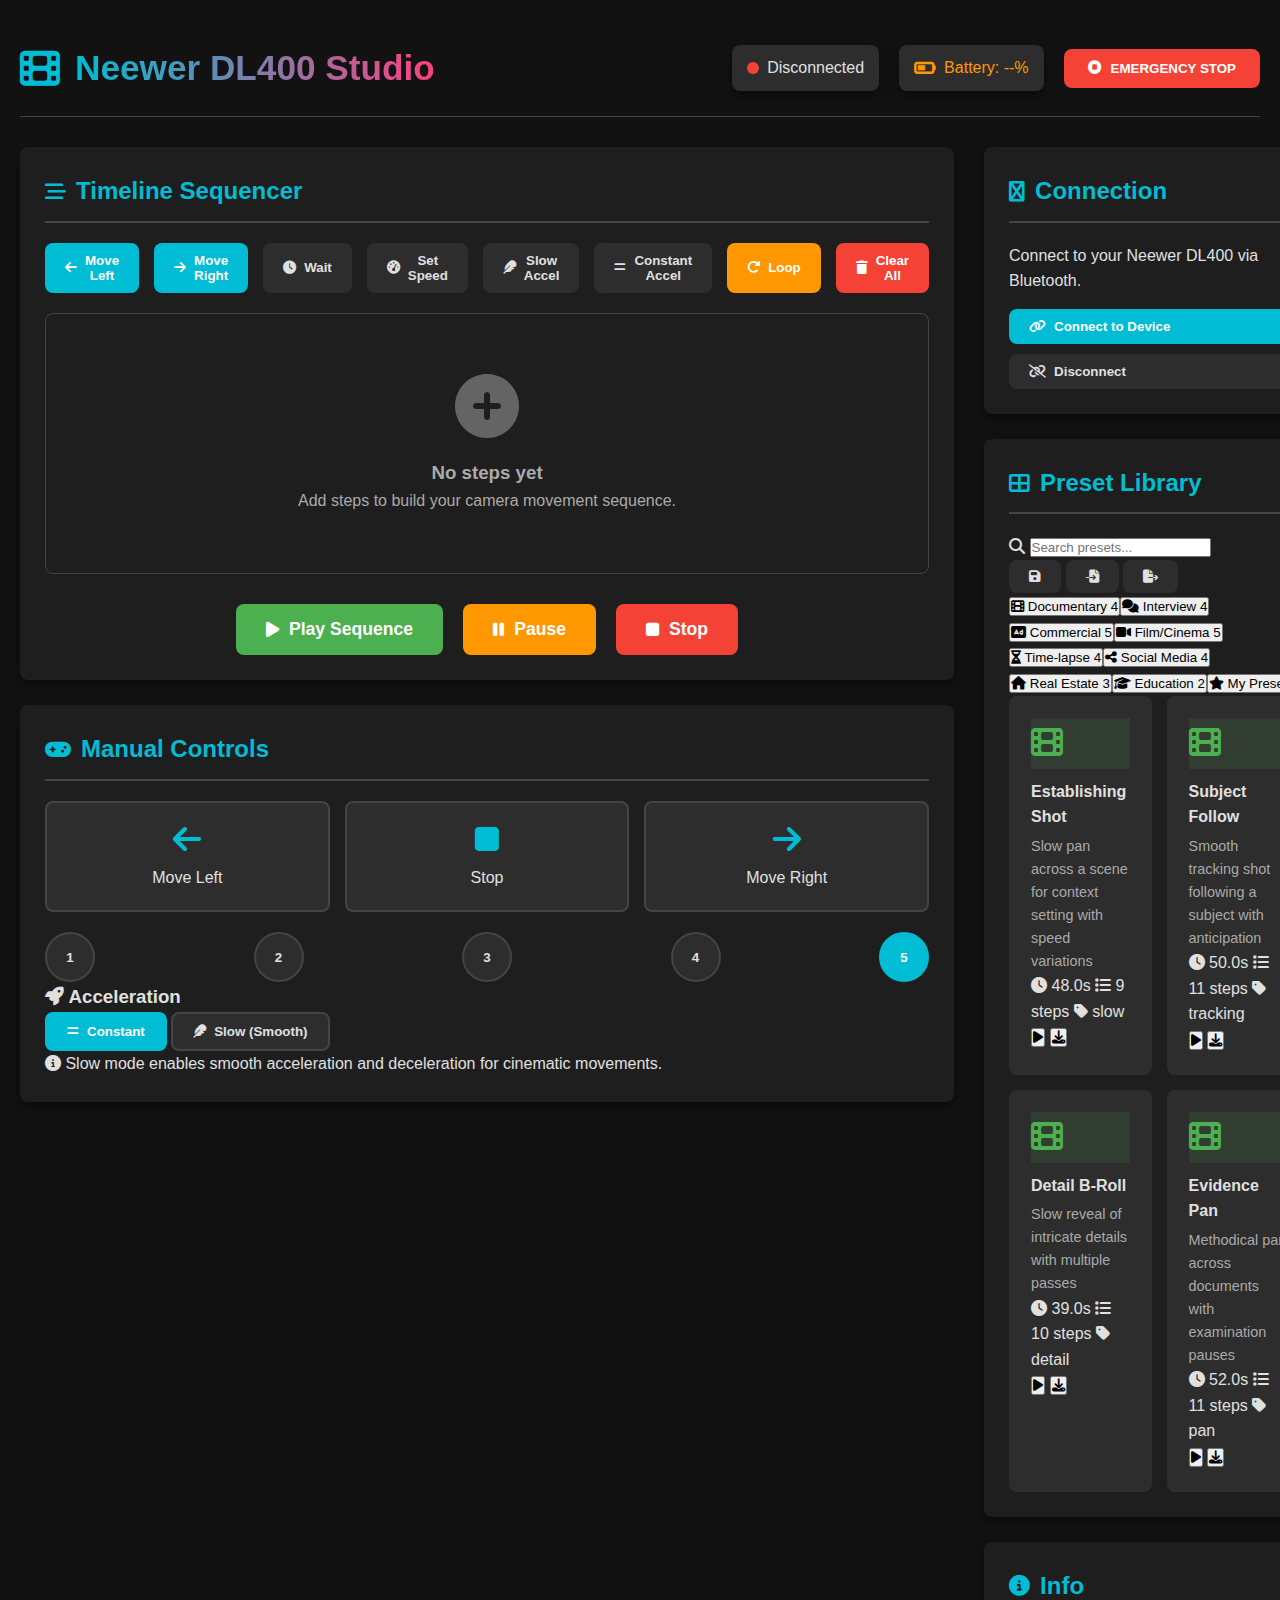
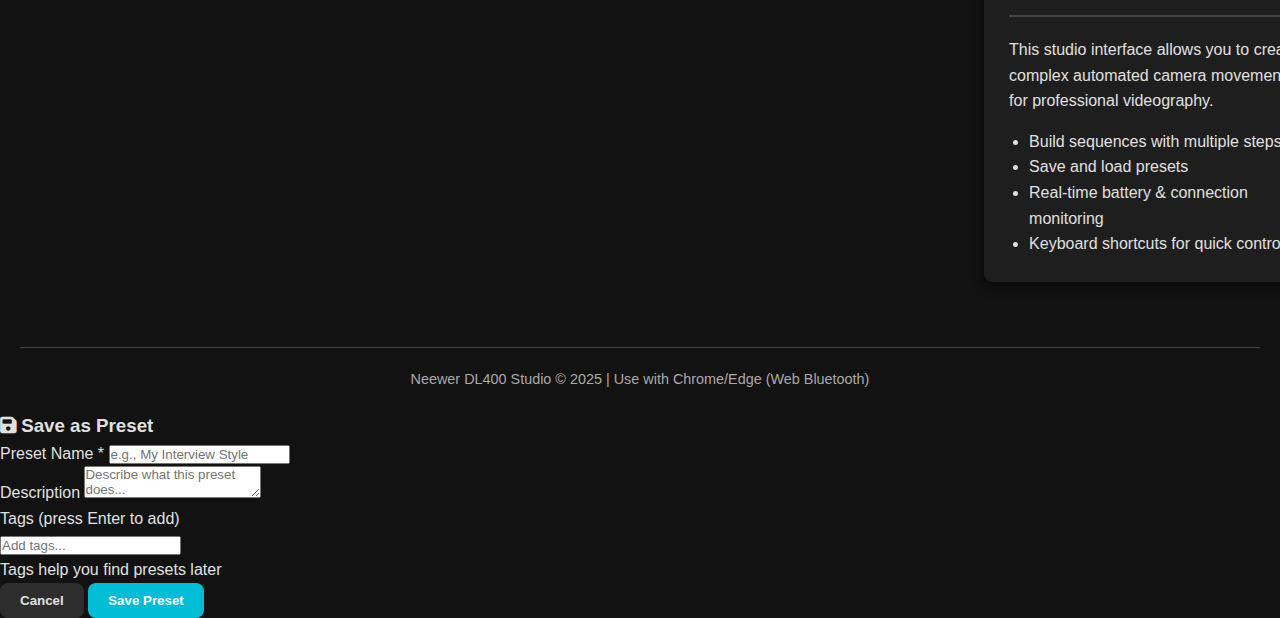
<file: index.html>
<!DOCTYPE html>
<html lang="en">
<head>
    <meta charset="UTF-8">
    <meta name="viewport" content="width=device-width, initial-scale=1.0">
    <title>Neewer DL400 Studio</title>
    <link rel="stylesheet" href="https://cdnjs.cloudflare.com/ajax/libs/font-awesome/6.4.0/css/all.min.css">
    <link rel="stylesheet" href="studio.css">
</head>
<body>
    <div class="container">
        <header>
            <div class="logo">
                <i class="fas fa-film"></i>
                <h1>Neewer DL400 Studio</h1>
            </div>
            <div class="status-bar">
                <div class="status-item disconnected">
                    <div class="status-dot"></div>
                    <span>Disconnected</span>
                </div>
                <div class="status-item battery">
                    <i class="fas fa-battery-half"></i>
                    <span>Battery: --%</span>
                </div>
                <button class="emergency-stop" id="emergencyStop">
                    <i class="fas fa-stop-circle"></i> EMERGENCY STOP
                </button>
            </div>
        </header>

        <div class="main-layout">
            <div class="left-column">
                <div class="panel timeline">
                    <h2><i class="fas fa-stream"></i> Timeline Sequencer</h2>
                    <div class="timeline-controls">
                        <button class="btn btn-primary" id="addMoveLeft">
                            <i class="fas fa-arrow-left"></i> Move Left
                        </button>
                        <button class="btn btn-primary" id="addMoveRight">
                            <i class="fas fa-arrow-right"></i> Move Right
                        </button>
                        <button class="btn btn-secondary" id="addWait">
                            <i class="fas fa-clock"></i> Wait
                        </button>
                        <button class="btn btn-secondary" id="addSpeed">
                            <i class="fas fa-tachometer-alt"></i> Set Speed
                        </button>
                        <button class="btn btn-secondary" id="addSlowAccel">
                            <i class="fas fa-feather"></i> Slow Accel
                        </button>
                        <button class="btn btn-secondary" id="addConstantAccel">
                            <i class="fas fa-equals"></i> Constant Accel
                        </button>
                        <button class="btn btn-warning" id="addLoop">
                            <i class="fas fa-redo"></i> Loop
                        </button>
                        <button class="btn btn-danger" id="clearAll">
                            <i class="fas fa-trash"></i> Clear All
                        </button>
                    </div>
                    <ul class="steps-list" id="stepsList">
                        <li class="empty-state">
                            <i class="fas fa-plus-circle"></i>
                            <h3>No steps yet</h3>
                            <p>Add steps to build your camera movement sequence.</p>
                        </li>
                    </ul>
                    <div class="sequencer-controls">
                        <button class="sequencer-btn play-btn" id="playSequence">
                            <i class="fas fa-play"></i> Play Sequence
                        </button>
                        <button class="sequencer-btn pause-btn" id="pauseSequence" disabled>
                            <i class="fas fa-pause"></i> Pause
                        </button>
                        <button class="sequencer-btn stop-btn" id="stopSequence" disabled>
                            <i class="fas fa-stop"></i> Stop
                        </button>
                    </div>
                </div>

                <div class="panel manual-controls">
                    <h2><i class="fas fa-gamepad"></i> Manual Controls</h2>
                    <div class="control-grid">
                        <div class="control-btn" id="moveLeftBtn">
                            <i class="fas fa-arrow-left"></i>
                            <span>Move Left</span>
                        </div>
                        <div class="control-btn" id="stopBtn">
                            <i class="fas fa-stop"></i>
                            <span>Stop</span>
                        </div>
                        <div class="control-btn" id="moveRightBtn">
                            <i class="fas fa-arrow-right"></i>
                            <span>Move Right</span>
                        </div>
                    </div>
                    <div class="speed-selector">
                        <button class="speed-btn" data-speed="1">1</button>
                        <button class="speed-btn" data-speed="2">2</button>
                        <button class="speed-btn" data-speed="3">3</button>
                        <button class="speed-btn" data-speed="4">4</button>
                        <button class="speed-btn active" data-speed="5">5</button>
                    </div>
                    <h3 class="accel-heading"><i class="fas fa-rocket"></i> Acceleration</h3>
                    <div class="accel-selector">
                        <button class="btn btn-secondary accel-btn active" id="setConstantAccel" data-accel="constant">
                            <i class="fas fa-equals"></i> Constant
                        </button>
                        <button class="btn btn-secondary accel-btn" id="setSlowAccel" data-accel="slow">
                            <i class="fas fa-feather"></i> Slow (Smooth)
                        </button>
                    </div>
                    <p class="accel-hint"><i class="fas fa-info-circle"></i> Slow mode enables smooth acceleration and deceleration for cinematic movements.</p>
                </div>
            </div>

            <div class="right-column">
                <div class="panel connection">
                    <h2><i class="fas fa-bluetooth-b"></i> Connection</h2>
                    <p>Connect to your Neewer DL400 via Bluetooth.</p>
                    <button class="btn btn-primary" id="connectBtn" style="width:100%; margin-top:15px;">
                        <i class="fas fa-link"></i> Connect to Device
                    </button>
                    <button class="btn btn-secondary" id="disconnectBtn" style="width:100%; margin-top:10px;" disabled>
                        <i class="fas fa-unlink"></i> Disconnect
                    </button>
                </div>

                <div class="panel presets">
                    <h2><i class="fas fa-th-large"></i> Preset Library</h2>
                    
                    <!-- Search and actions bar -->
                    <div class="preset-actions-bar">
                        <div class="preset-search">
                            <i class="fas fa-search"></i>
                            <input type="text" id="presetSearch" placeholder="Search presets...">
                        </div>
                        <div class="preset-action-buttons">
                            <button class="btn btn-sm btn-secondary" id="savePresetBtn" title="Save current sequence as preset">
                                <i class="fas fa-save"></i>
                            </button>
                            <button class="btn btn-sm btn-secondary" id="importPresetBtn" title="Import preset from file">
                                <i class="fas fa-file-import"></i>
                            </button>
                            <button class="btn btn-sm btn-secondary" id="exportSequenceBtn" title="Export current sequence">
                                <i class="fas fa-file-export"></i>
                            </button>
                        </div>
                    </div>
                    <input type="file" id="presetFileInput" accept=".json" style="display:none;">

                    <!-- Category tabs -->
                    <div class="preset-categories" id="presetCategories">
                        <!-- Categories will be dynamically populated -->
                    </div>

                    <!-- Presets grid -->
                    <div class="presets-grid" id="presetsGrid">
                        <!-- Presets will be dynamically populated -->
                    </div>
                </div>

                <div class="panel info">
                    <h2><i class="fas fa-info-circle"></i> Info</h2>
                    <p>This studio interface allows you to create complex automated camera movements for professional videography.</p>
                    <ul style="margin-top:15px; padding-left:20px;">
                        <li>Build sequences with multiple steps</li>
                        <li>Save and load presets</li>
                        <li>Real-time battery & connection monitoring</li>
                        <li>Keyboard shortcuts for quick control</li>
                    </ul>
                </div>
            </div>
        </div>

        <footer>
            <p>Neewer DL400 Studio &copy; 2025 | Use with Chrome/Edge (Web Bluetooth)</p>
        </footer>
    </div>

    <script src="studio-ble.js"></script>
    <script src="studio-sequencer.js"></script>
    <!-- Preset modules (loaded before manager) -->
    <script src="presets/documentary.js"></script>
    <script src="presets/interview.js"></script>
    <script src="presets/commercial.js"></script>
    <script src="presets/film.js"></script>
    <script src="presets/timelapse.js"></script>
    <script src="presets/social.js"></script>
    <script src="presets/real-estate.js"></script>
    <script src="presets/education.js"></script>
    <!-- Preset manager (uses modules above) -->
    <script src="studio-presets.js"></script>
    <script src="studio-ui.js"></script>
</body>
</html>
</file>
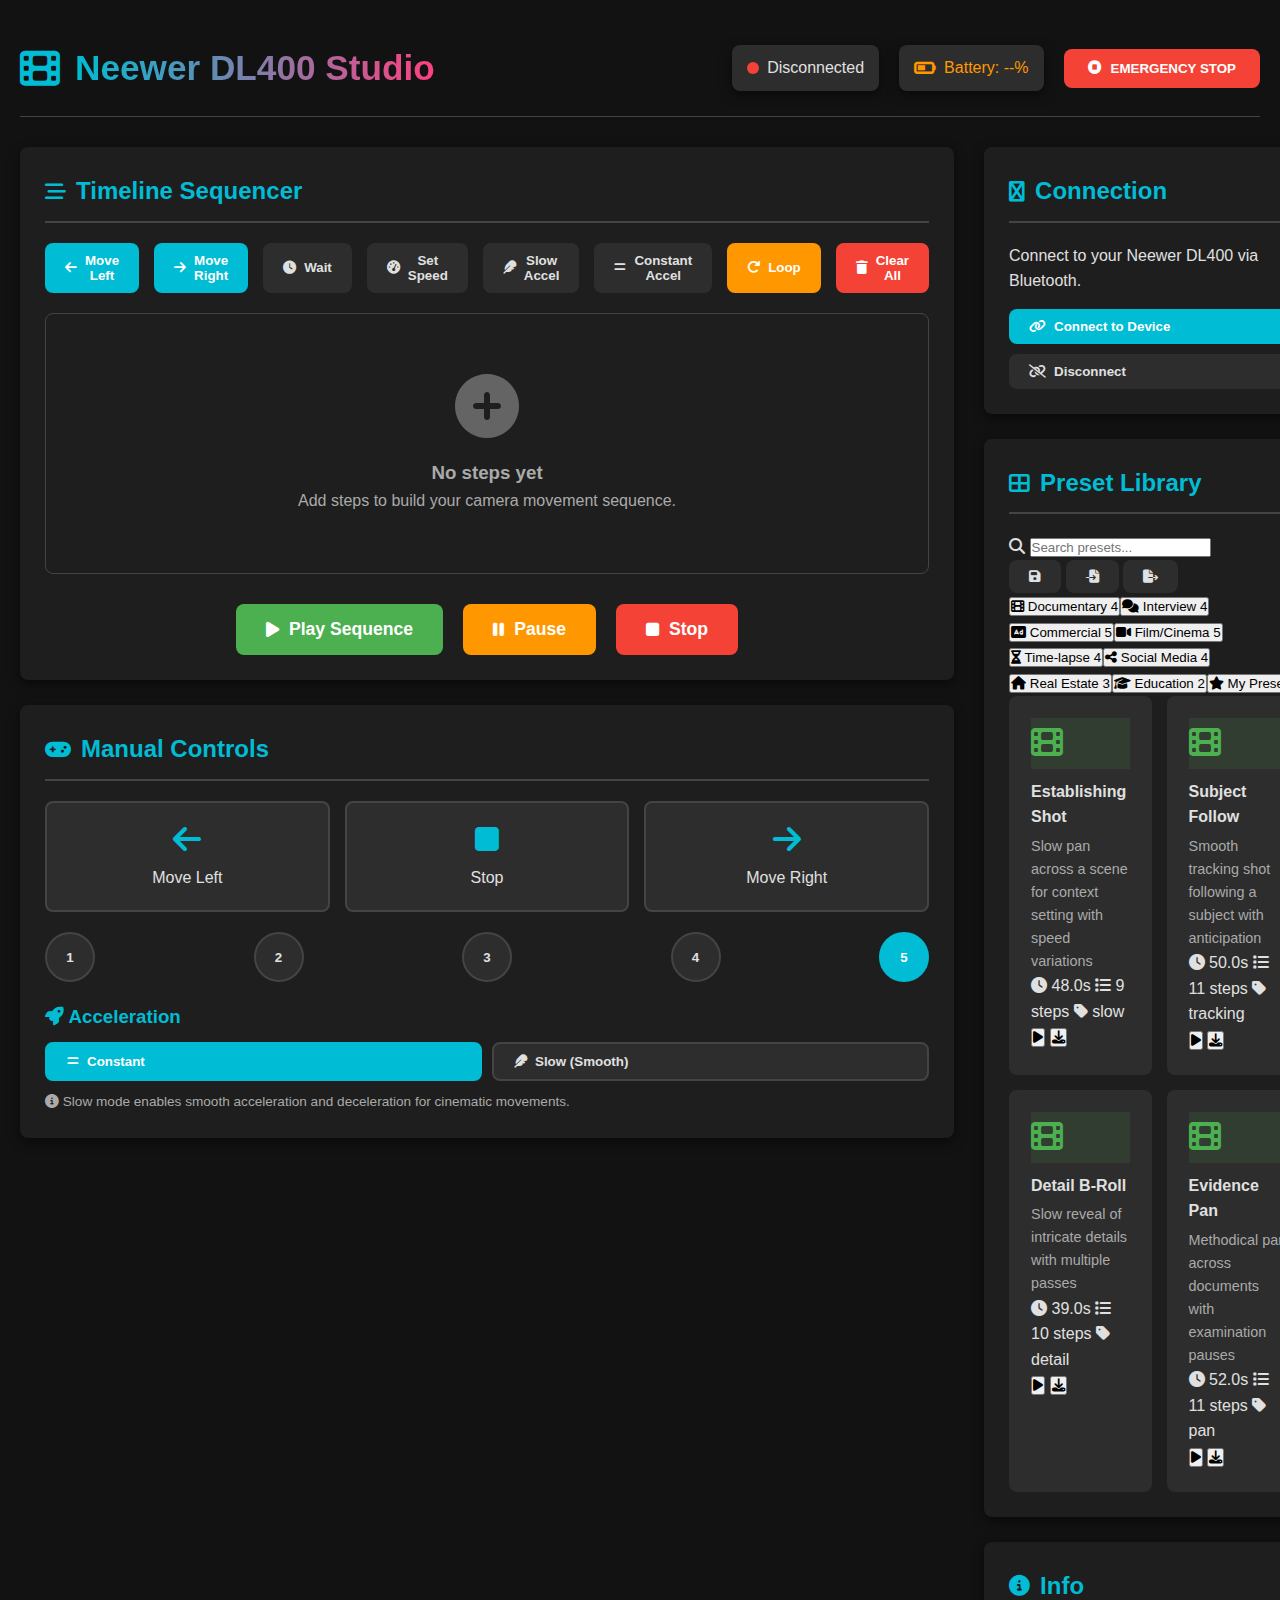
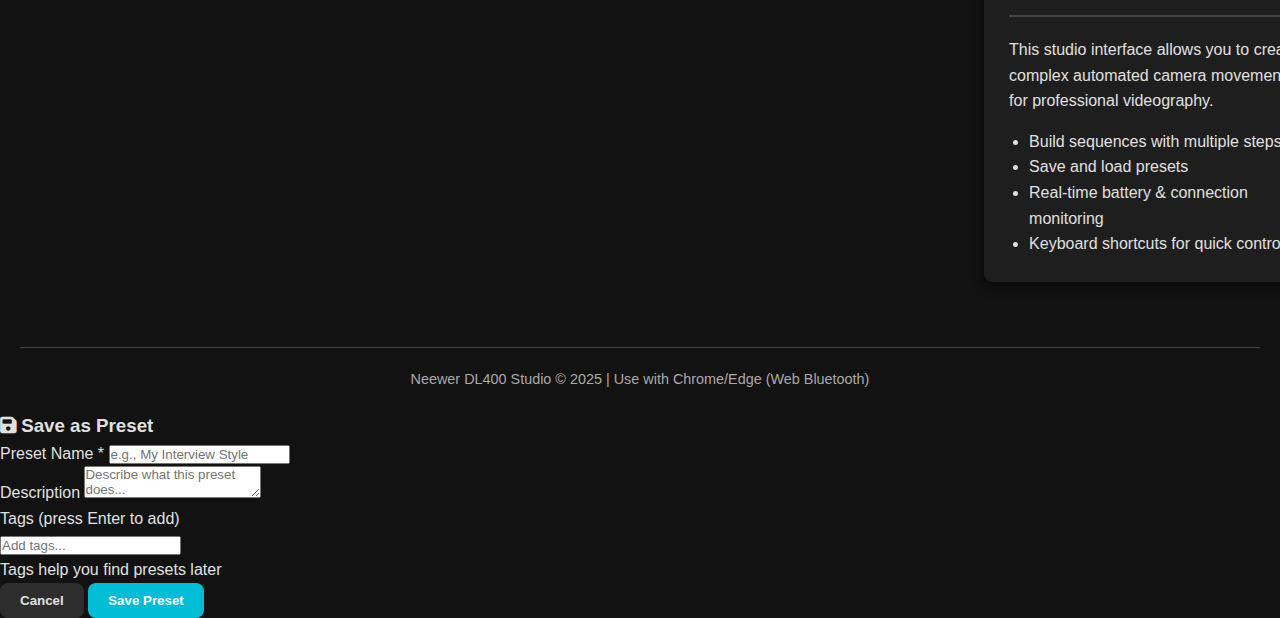
<file: studio.html>
<!DOCTYPE html>
<html lang="en">
<head>
    <meta charset="UTF-8">
    <meta name="viewport" content="width=device-width, initial-scale=1.0">
    <title>Neewer DL400 Studio</title>
    <link rel="stylesheet" href="https://cdnjs.cloudflare.com/ajax/libs/font-awesome/6.4.0/css/all.min.css">
    <link rel="stylesheet" href="studio.css">
</head>
<body>
    <div class="container">
        <header>
            <div class="logo">
                <i class="fas fa-film"></i>
                <h1>Neewer DL400 Studio</h1>
            </div>
            <div class="status-bar">
                <div class="status-item disconnected">
                    <div class="status-dot"></div>
                    <span>Disconnected</span>
                </div>
                <div class="status-item battery">
                    <i class="fas fa-battery-half"></i>
                    <span>Battery: --%</span>
                </div>
                <button class="emergency-stop" id="emergencyStop">
                    <i class="fas fa-stop-circle"></i> EMERGENCY STOP
                </button>
            </div>
        </header>

        <div class="main-layout">
            <div class="left-column">
                <div class="panel timeline">
                    <h2><i class="fas fa-stream"></i> Timeline Sequencer</h2>
                    <div class="timeline-controls">
                        <button class="btn btn-primary" id="addMoveLeft">
                            <i class="fas fa-arrow-left"></i> Move Left
                        </button>
                        <button class="btn btn-primary" id="addMoveRight">
                            <i class="fas fa-arrow-right"></i> Move Right
                        </button>
                        <button class="btn btn-secondary" id="addWait">
                            <i class="fas fa-clock"></i> Wait
                        </button>
                        <button class="btn btn-secondary" id="addSpeed">
                            <i class="fas fa-tachometer-alt"></i> Set Speed
                        </button>
                        <button class="btn btn-secondary" id="addSlowAccel">
                            <i class="fas fa-feather"></i> Slow Accel
                        </button>
                        <button class="btn btn-secondary" id="addConstantAccel">
                            <i class="fas fa-equals"></i> Constant Accel
                        </button>
                        <button class="btn btn-warning" id="addLoop">
                            <i class="fas fa-redo"></i> Loop
                        </button>
                        <button class="btn btn-danger" id="clearAll">
                            <i class="fas fa-trash"></i> Clear All
                        </button>
                    </div>
                    <ul class="steps-list" id="stepsList">
                        <li class="empty-state">
                            <i class="fas fa-plus-circle"></i>
                            <h3>No steps yet</h3>
                            <p>Add steps to build your camera movement sequence.</p>
                        </li>
                    </ul>
                    <div class="sequencer-controls">
                        <button class="sequencer-btn play-btn" id="playSequence">
                            <i class="fas fa-play"></i> Play Sequence
                        </button>
                        <button class="sequencer-btn pause-btn" id="pauseSequence" disabled>
                            <i class="fas fa-pause"></i> Pause
                        </button>
                        <button class="sequencer-btn stop-btn" id="stopSequence" disabled>
                            <i class="fas fa-stop"></i> Stop
                        </button>
                    </div>
                </div>

                <div class="panel manual-controls">
                    <h2><i class="fas fa-gamepad"></i> Manual Controls</h2>
                    <div class="control-grid">
                        <div class="control-btn" id="moveLeftBtn">
                            <i class="fas fa-arrow-left"></i>
                            <span>Move Left</span>
                        </div>
                        <div class="control-btn" id="stopBtn">
                            <i class="fas fa-stop"></i>
                            <span>Stop</span>
                        </div>
                        <div class="control-btn" id="moveRightBtn">
                            <i class="fas fa-arrow-right"></i>
                            <span>Move Right</span>
                        </div>
                    </div>
                    <div class="speed-selector">
                        <button class="speed-btn" data-speed="1">1</button>
                        <button class="speed-btn" data-speed="2">2</button>
                        <button class="speed-btn" data-speed="3">3</button>
                        <button class="speed-btn" data-speed="4">4</button>
                        <button class="speed-btn active" data-speed="5">5</button>
                    </div>
                    <h3 style="margin-top: 20px; margin-bottom: 10px; color: var(--primary);"><i class="fas fa-rocket"></i> Acceleration</h3>
                    <div class="accel-selector" style="display: flex; gap: 10px;">
                        <button class="btn btn-secondary accel-btn active" id="setConstantAccel" data-accel="constant" style="flex: 1;">
                            <i class="fas fa-equals"></i> Constant
                        </button>
                        <button class="btn btn-secondary accel-btn" id="setSlowAccel" data-accel="slow" style="flex: 1;">
                            <i class="fas fa-feather"></i> Slow (Smooth)
                        </button>
                    </div>
                    <p style="margin-top: 10px; font-size: 0.85rem; color: var(--text-muted);"><i class="fas fa-info-circle"></i> Slow mode enables smooth acceleration and deceleration for cinematic movements.</p>
                </div>
            </div>

            <div class="right-column">
                <div class="panel connection">
                    <h2><i class="fas fa-bluetooth-b"></i> Connection</h2>
                    <p>Connect to your Neewer DL400 via Bluetooth.</p>
                    <button class="btn btn-primary" id="connectBtn" style="width:100%; margin-top:15px;">
                        <i class="fas fa-link"></i> Connect to Device
                    </button>
                    <button class="btn btn-secondary" id="disconnectBtn" style="width:100%; margin-top:10px;" disabled>
                        <i class="fas fa-unlink"></i> Disconnect
                    </button>
                </div>

                <div class="panel presets">
                    <h2><i class="fas fa-th-large"></i> Preset Library</h2>
                    
                    <!-- Search and actions bar -->
                    <div class="preset-actions-bar">
                        <div class="preset-search">
                            <i class="fas fa-search"></i>
                            <input type="text" id="presetSearch" placeholder="Search presets...">
                        </div>
                        <div class="preset-action-buttons">
                            <button class="btn btn-sm btn-secondary" id="savePresetBtn" title="Save current sequence as preset">
                                <i class="fas fa-save"></i>
                            </button>
                            <button class="btn btn-sm btn-secondary" id="importPresetBtn" title="Import preset from file">
                                <i class="fas fa-file-import"></i>
                            </button>
                            <button class="btn btn-sm btn-secondary" id="exportSequenceBtn" title="Export current sequence">
                                <i class="fas fa-file-export"></i>
                            </button>
                        </div>
                    </div>
                    <input type="file" id="presetFileInput" accept=".json" style="display:none;">

                    <!-- Category tabs -->
                    <div class="preset-categories" id="presetCategories">
                        <!-- Categories will be dynamically populated -->
                    </div>

                    <!-- Presets grid -->
                    <div class="presets-grid" id="presetsGrid">
                        <!-- Presets will be dynamically populated -->
                    </div>
                </div>

                <div class="panel info">
                    <h2><i class="fas fa-info-circle"></i> Info</h2>
                    <p>This studio interface allows you to create complex automated camera movements for professional videography.</p>
                    <ul style="margin-top:15px; padding-left:20px;">
                        <li>Build sequences with multiple steps</li>
                        <li>Save and load presets</li>
                        <li>Real-time battery & connection monitoring</li>
                        <li>Keyboard shortcuts for quick control</li>
                    </ul>
                </div>
            </div>
        </div>

        <footer>
            <p>Neewer DL400 Studio &copy; 2025 | Use with Chrome/Edge (Web Bluetooth)</p>
        </footer>
    </div>

    <script src="studio-ble.js"></script>
    <script src="studio-sequencer.js"></script>
    <script src="studio-presets.js"></script>
    <script src="studio-ui.js"></script>
</body>
</html>
</file>
<file: studio.css>
:root {
    --bg-dark: #121212;
    --bg-panel: #1e1e1e;
    --bg-card: #2d2d2d;
    --bg-hover: #3a3a3a;
    --primary: #00bcd4;
    --primary-dark: #008ba3;
    --secondary: #ff4081;
    --text: #e0e0e0;
    --text-muted: #aaaaaa;
    --border: #444;
    --success: #4caf50;
    --warning: #ff9800;
    --danger: #f44336;
    --radius: 8px;
    --shadow: 0 4px 12px rgba(0, 0, 0, 0.5);
}
* {
    box-sizing: border-box;
    margin: 0;
    padding: 0;
    font-family: 'Segoe UI', Tahoma, Geneva, Verdana, sans-serif;
}
body {
    background-color: var(--bg-dark);
    color: var(--text);
    line-height: 1.6;
    overflow-x: hidden;
}
.container {
    max-width: 1400px;
    margin: 0 auto;
    padding: 20px;
}
header {
    display: flex;
    justify-content: space-between;
    align-items: center;
    padding: 20px 0;
    border-bottom: 1px solid var(--border);
    margin-bottom: 30px;
}
.logo {
    display: flex;
    align-items: center;
    gap: 15px;
}
.logo h1 {
    font-size: 2.2rem;
    background: linear-gradient(90deg, var(--primary), var(--secondary));
    -webkit-background-clip: text;
    background-clip: text;
    color: transparent;
}
.logo i {
    font-size: 2.5rem;
    color: var(--primary);
}
.status-bar {
    display: flex;
    gap: 20px;
    align-items: center;
}
.status-item {
    display: flex;
    align-items: center;
    gap: 8px;
    padding: 10px 15px;
    background: var(--bg-card);
    border-radius: var(--radius);
    box-shadow: var(--shadow);
}
.status-item i {
    font-size: 1.2rem;
}
.connected .status-dot {
    background-color: var(--success);
}
.disconnected .status-dot {
    background-color: var(--danger);
}
.status-dot {
    width: 12px;
    height: 12px;
    border-radius: 50%;
    display: inline-block;
}
.battery {
    color: var(--warning);
}
.emergency-stop {
    background-color: var(--danger);
    color: white;
    border: none;
    padding: 12px 24px;
    border-radius: var(--radius);
    font-weight: bold;
    cursor: pointer;
    transition: background 0.3s;
    display: flex;
    align-items: center;
    gap: 10px;
}
.emergency-stop:hover {
    background-color: #d32f2f;
}
.main-layout {
    display: grid;
    grid-template-columns: 1fr 350px;
    gap: 30px;
}
.panel {
    background: var(--bg-panel);
    border-radius: var(--radius);
    padding: 25px;
    box-shadow: var(--shadow);
    margin-bottom: 25px;
}
.panel h2 {
    margin-bottom: 20px;
    color: var(--primary);
    border-bottom: 2px solid var(--border);
    padding-bottom: 10px;
    display: flex;
    align-items: center;
    gap: 10px;
}
.panel h2 i {
    font-size: 1.3rem;
}
.timeline {
    min-height: 400px;
}
.timeline-controls {
    display: flex;
    gap: 15px;
    margin-bottom: 20px;
}
.btn {
    padding: 10px 20px;
    border: none;
    border-radius: var(--radius);
    cursor: pointer;
    font-weight: 600;
    display: inline-flex;
    align-items: center;
    gap: 8px;
    transition: all 0.3s;
}
.btn-primary {
    background-color: var(--primary);
    color: white;
}
.btn-primary:hover {
    background-color: var(--primary-dark);
}
.btn-secondary {
    background-color: var(--bg-card);
    color: var(--text);
}
.btn-secondary:hover {
    background-color: var(--bg-hover);
}
.btn-success {
    background-color: var(--success);
    color: white;
}
.btn-warning {
    background-color: var(--warning);
    color: white;
}
.btn-danger {
    background-color: var(--danger);
    color: white;
}
.steps-list {
    list-style: none;
    border: 1px solid var(--border);
    border-radius: var(--radius);
    overflow: hidden;
}
.step-item {
    display: flex;
    align-items: center;
    padding: 15px;
    border-bottom: 1px solid var(--border);
    background: var(--bg-card);
    transition: background 0.3s;
}
.step-item:hover {
    background: var(--bg-hover);
}
.step-item:last-child {
    border-bottom: none;
}
.step-handle {
    cursor: move;
    color: var(--text-muted);
    margin-right: 15px;
    font-size: 1.2rem;
}
.step-content {
    flex: 1;
    display: flex;
    align-items: center;
    gap: 15px;
}
.step-icon {
    width: 40px;
    height: 40px;
    border-radius: 50%;
    display: flex;
    align-items: center;
    justify-content: center;
    font-size: 1.2rem;
}
.move-left { background-color: #2196f3; }
.move-right { background-color: #3f51b5; }
.wait { background-color: #ff9800; }
.speed { background-color: #4caf50; }
.loop { background-color: #9c27b0; }
.step-details {
    flex: 1;
}
.step-title {
    font-weight: bold;
    margin-bottom: 5px;
}
.step-desc {
    font-size: 0.9rem;
    color: var(--text-muted);
}
.step-actions {
    display: flex;
    gap: 10px;
}
.step-actions button {
    background: none;
    border: none;
    color: var(--text-muted);
    cursor: pointer;
    font-size: 1rem;
    transition: color 0.3s;
}
.step-actions button:hover {
    color: var(--primary);
}
.manual-controls .control-grid {
    display: grid;
    grid-template-columns: repeat(3, 1fr);
    gap: 15px;
    margin-bottom: 20px;
}
.control-btn {
    background: var(--bg-card);
    border: 2px solid var(--border);
    border-radius: var(--radius);
    padding: 20px 10px;
    display: flex;
    flex-direction: column;
    align-items: center;
    justify-content: center;
    cursor: pointer;
    transition: all 0.3s;
}
.control-btn:hover {
    border-color: var(--primary);
    background: var(--bg-hover);
}
.control-btn i {
    font-size: 2rem;
    margin-bottom: 10px;
    color: var(--primary);
}
.speed-selector {
    display: flex;
    justify-content: space-between;
    margin-top: 20px;
}
.speed-btn {
    width: 50px;
    height: 50px;
    border-radius: 50%;
    background: var(--bg-card);
    border: 2px solid var(--border);
    color: var(--text);
    font-weight: bold;
    cursor: pointer;
    transition: all 0.3s;
}
.speed-btn.active {
    background: var(--primary);
    border-color: var(--primary);
    color: white;
}
/* Acceleration buttons */
.accel-btn {
    border: 2px solid var(--border);
    transition: all 0.3s;
}
.accel-btn.active {
    background: var(--primary) !important;
    border-color: var(--primary) !important;
    color: white !important;
}
.accel-btn:hover:not(.active) {
    border-color: var(--primary);
}
/* Step icon for acceleration */
.accel { background-color: #e91e63; }
.presets-grid {
    display: grid;
    grid-template-columns: repeat(2, 1fr);
    gap: 15px;
}
.preset-card {
    background: var(--bg-card);
    border-radius: var(--radius);
    padding: 20px;
    cursor: pointer;
    transition: all 0.3s;
    border: 2px solid transparent;
}
.preset-card:hover {
    border-color: var(--primary);
    transform: translateY(-5px);
}
.preset-icon {
    font-size: 2rem;
    color: var(--primary);
    margin-bottom: 10px;
}
.preset-title {
    font-weight: bold;
    margin-bottom: 5px;
}
.preset-desc {
    font-size: 0.9rem;
    color: var(--text-muted);
}
.sequencer-controls {
    display: flex;
    justify-content: center;
    gap: 20px;
    margin-top: 30px;
}
.sequencer-btn {
    padding: 15px 30px;
    font-size: 1.1rem;
    border-radius: var(--radius);
    border: none;
    cursor: pointer;
    font-weight: bold;
    display: flex;
    align-items: center;
    gap: 10px;
    transition: all 0.3s;
}
.play-btn {
    background: var(--success);
    color: white;
}
.play-btn:hover {
    background: #388e3c;
}
.pause-btn {
    background: var(--warning);
    color: white;
}
.stop-btn {
    background: var(--danger);
    color: white;
}
footer {
    margin-top: 40px;
    text-align: center;
    color: var(--text-muted);
    font-size: 0.9rem;
    border-top: 1px solid var(--border);
    padding-top: 20px;
}
.empty-state {
    text-align: center;
    padding: 60px 20px;
    color: var(--text-muted);
}
.empty-state i {
    font-size: 4rem;
    margin-bottom: 20px;
    opacity: 0.5;
}
@media (max-width: 1100px) {
    .main-layout {
        grid-template-columns: 1fr;
    }
}
</file>
